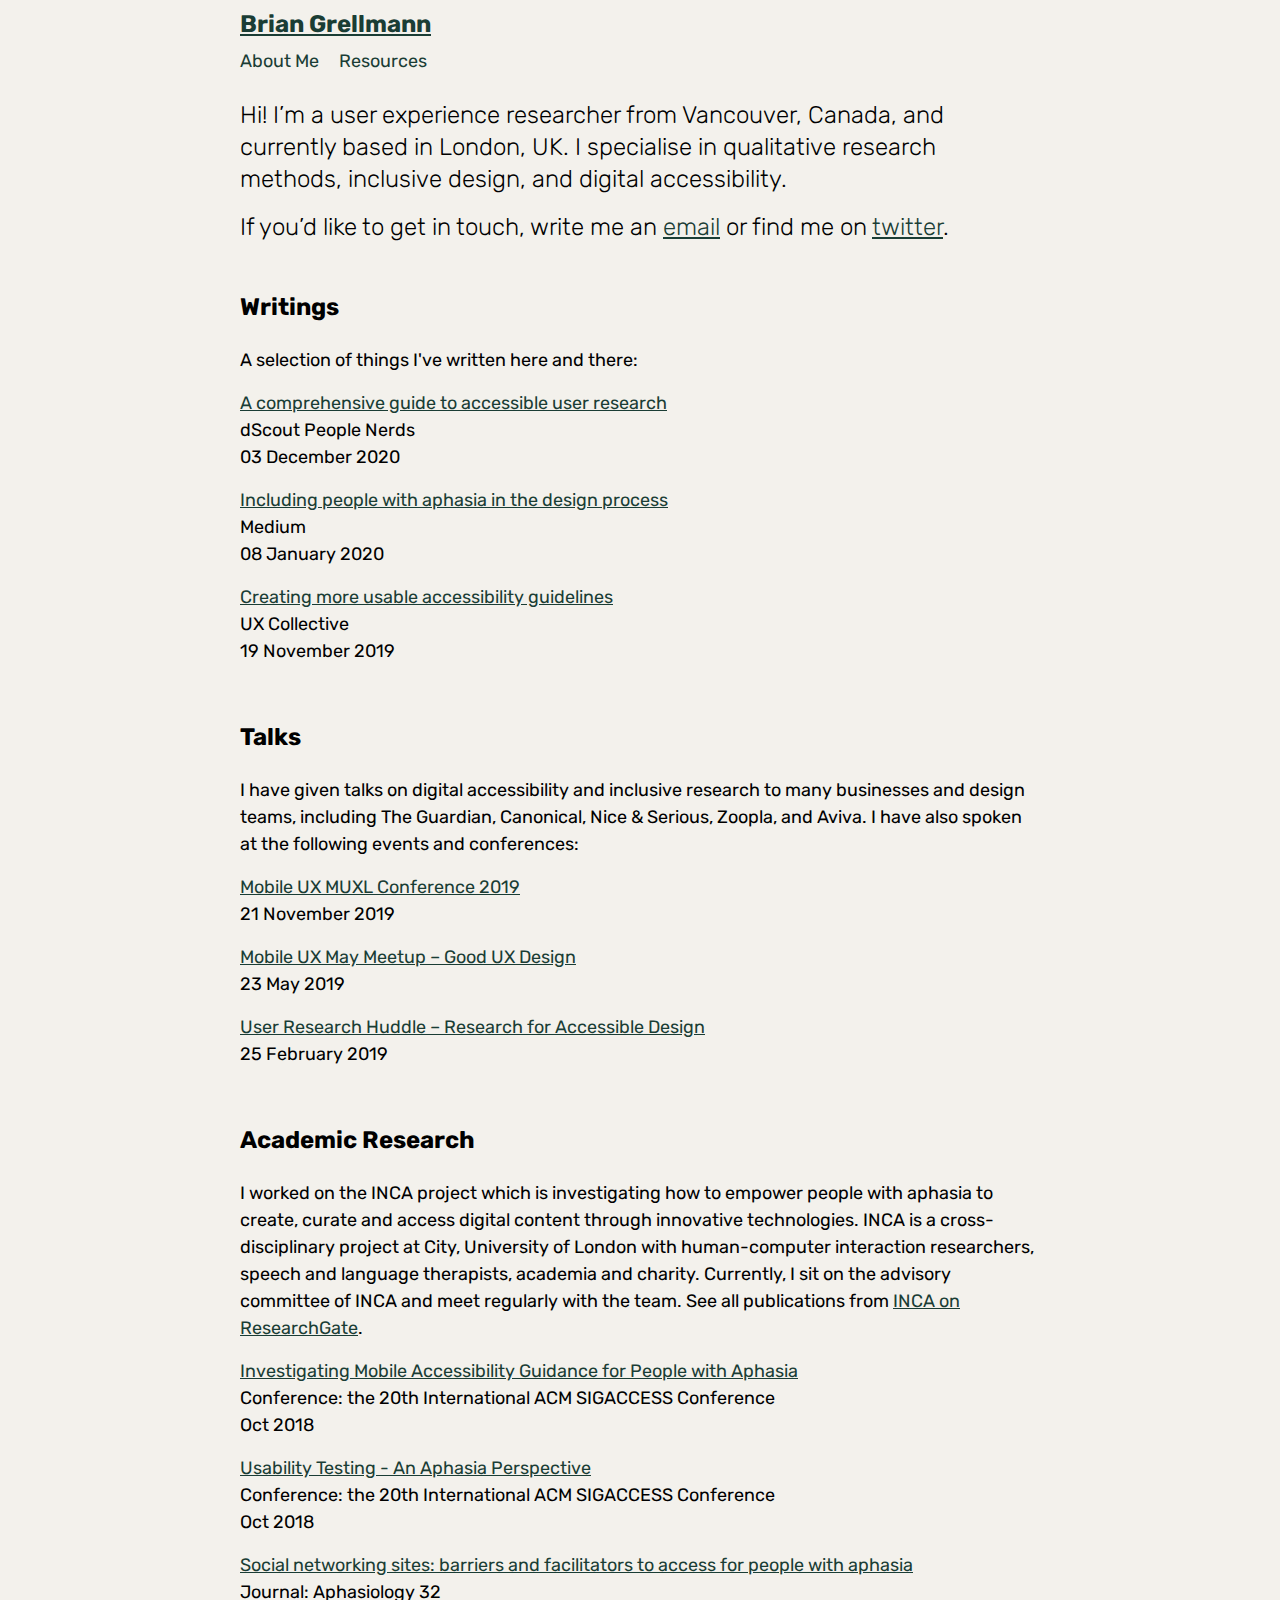
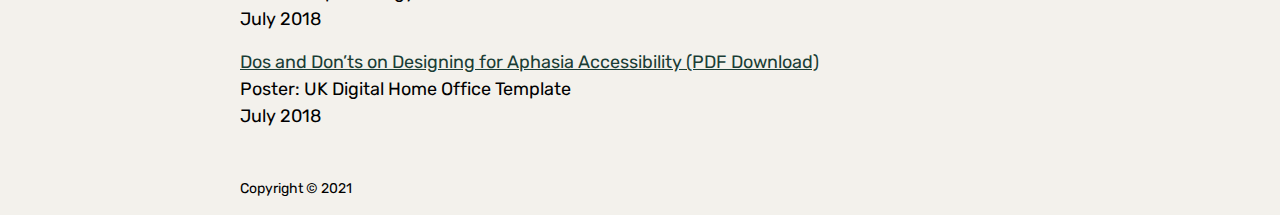
<file: index.html>
<!doctype html>
<html lang="en">
<head>
    <meta charset="utf-8">
    <meta name="viewport" content="width=device-width, initial-scale=1.0">
    <title>
        Design Research & Accessibility - Brian Grellmann
    </title>
    <meta name="Description" content="Design Research & Accessibility – Brian Grellmann">

    <link rel="icon" type="image/ico" href="/assets/favicon/favicon.ico" />
    <link rel="apple-touch-icon" href="/assets/favicon/apple-touch-icon.png" />
    <link rel="manifest" href="/assets/favicon/site.webmanifest" />

    <link rel="preconnect" href="https://fonts.gstatic.com">
    <link href="https://fonts.googleapis.com/css2?family=Rubik:ital,wght@0,300;0,400;1,300&display=swap" rel="stylesheet">

    <link rel="stylesheet" href="assets/style.css" />
</head>
<body>

    <a href="#main">
        Skip to content
    </a>

    <header>
        <h1 class="home">
            <a href="/">Brian Grellmann</a>
        </h1>
        <nav>
            <ul>
                <li>
                    <a href="/about-me.html">About Me</a>
                </li>
                <li>
                    <a href="/resources.html">Resources</a>
                </li>
            </ul>
        </nav>
    </header>

    <main id="main">

        <h2>
            Hi! I’m a user experience researcher from Vancouver, Canada, and
            currently based in London, UK. I specialise in qualitative
            research methods, inclusive design, and digital accessibility.
        </h2>
        <h2>
            If you’d like to get in touch, write me an <a href="mailto:hello@briangrellmann.com">email</a> or find me on <a href="https://www.twitter.com/briangrellmann">twitter</a>.
        </h2>

        <section class="block">
            <h2>Writings</h2>
            <p>A selection of things I've written here and there:</p>
            <ul class="links">
                <li>
                    <a href="https://dscout.com/people-nerds/accessible-user-research-1">A comprehensive guide to accessible user research</a>
                    <p>dScout People Nerds</p>
                    <time class="postlist-date" datetime="2020-12-03">03 December 2020</time>
                </li>
                <li>
                    <a href="https://medium.com/@briangrellmann/including-people-with-aphasia-in-the-design-process-536d31be3c67">Including people with aphasia in the design process</a>
                    <p>Medium</p>
                    <time class="postlist-date" datetime="2020-01-08">08 January 2020</time>
                </li>
                <li>
                    <a href="https://uxdesign.cc/creating-more-usable-accessibility-guidelines-b3c6c2ddd483">Creating more usable accessibility guidelines</a>
                    <p>UX Collective</p>
                    <time class="postlist-date" datetime="2019-11-19">19 November 2019</time>
                </li>
            </ul>
        </section>

        <section class="block">

            <h2>Talks</h2>
            <p>I have given talks on digital accessibility and inclusive research to many businesses and design teams, including The Guardian, Canonical, Nice & Serious, Zoopla, and Aviva. I have also spoken at the following events and conferences:</p>

            <ul class="links">
                <li>
                    <a href="https://mobileuxlondon.com/MUXL_UX_Conference_2019/" class="postlist-link">Mobile UX MUXL Conference 2019</a>
                    <time class="postlist-date" datetime="2019-11-21">21 November 2019</time>
                </li>
                <li>
                    <a href="https://www.meetup.com/MobileUXLondon/events/260953214/" class="postlist-link">Mobile UX May Meetup – Good UX Design</a>
                    <time class="postlist-date" datetime="2019-05-23">23 May 2019</time>
                </li>
                <li>
                    <a href="https://www.meetup.com/User-Research-Huddle/events/258588153/" class="postlist-link">User Research Huddle – Research for Accessible Design</a>
                    <time class="postlist-date" datetime="2019-02-25">25 February 2019</time>
                </li>
            </ul>
        </section>

        <section class="block">
            <h2>Academic Research</h2>
            <p>I worked on the INCA project which is investigating how to empower people with aphasia to create, curate and access digital content through innovative technologies. INCA is a cross-disciplinary project at City, University of London with human-computer interaction researchers, speech and language therapists, academia and charity. Currently, I sit on the advisory committee of INCA and meet regularly with the team. See all publications from <a href="https://www.researchgate.net/project/INCA-Inclusive-Digital-Content-for-People-with-Aphasia">INCA on ResearchGate</a>.
</p>
            <ul class="links">
                <li><a href="https://www.researchgate.net/publication/328181271_Investigating_Mobile_Accessibility_Guidance_for_People_with_Aphasia">Investigating Mobile Accessibility Guidance for People with Aphasia</a>
                <p>Conference: the 20th International ACM SIGACCESS Conference</p>
                <time class="postlist-date" datetime="2018-10-01">Oct 2018</time>
                </li>
		<li><a href="https://www.researchgate.net/publication/328187723_Usability_Testing_-_An_Aphasia_Perspective">Usability Testing - An Aphasia Perspective</a>
                <p>Conference: the 20th International ACM SIGACCESS Conference</p>
                <time class="postlist-date" datetime="2018-10-01">Oct 2018</time>
                </li>
		<li><a href="https://www.researchgate.net/publication/327024102_Social_networking_sites_barriers_and_facilitators_to_access_for_people_with_aphasia">Social networking sites: barriers and facilitators to access for people with aphasia</a>
                <p>Journal: Aphasiology 32</p>
                <time class="postlist-date" datetime="2018-07-01">July 2018</time>
                </li>
		<li><a href="https://www.researchgate.net/profile/Abi_Roper/project/INCA-Inclusive-Digital-Content-for-People-with-Aphasia/attachment/5bb1f94d3843b006753c08a0/AS:676872228724739@1538390323747/download/aphasia-dos+and+don%27ts+for+digital+design.pdf">Dos and Don’ts on Designing for Aphasia Accessibility (PDF Download)</a>
                <p>Poster: UK Digital Home Office Template</p>
                <time class="postlist-date" datetime="2018-07-01">July 2018</time>
                </li>
            </ul>
        </section>

    </main>

    <footer>
        <p>Copyright &copy; 2021</p>
    </footer>

</body>
</html>
</file>
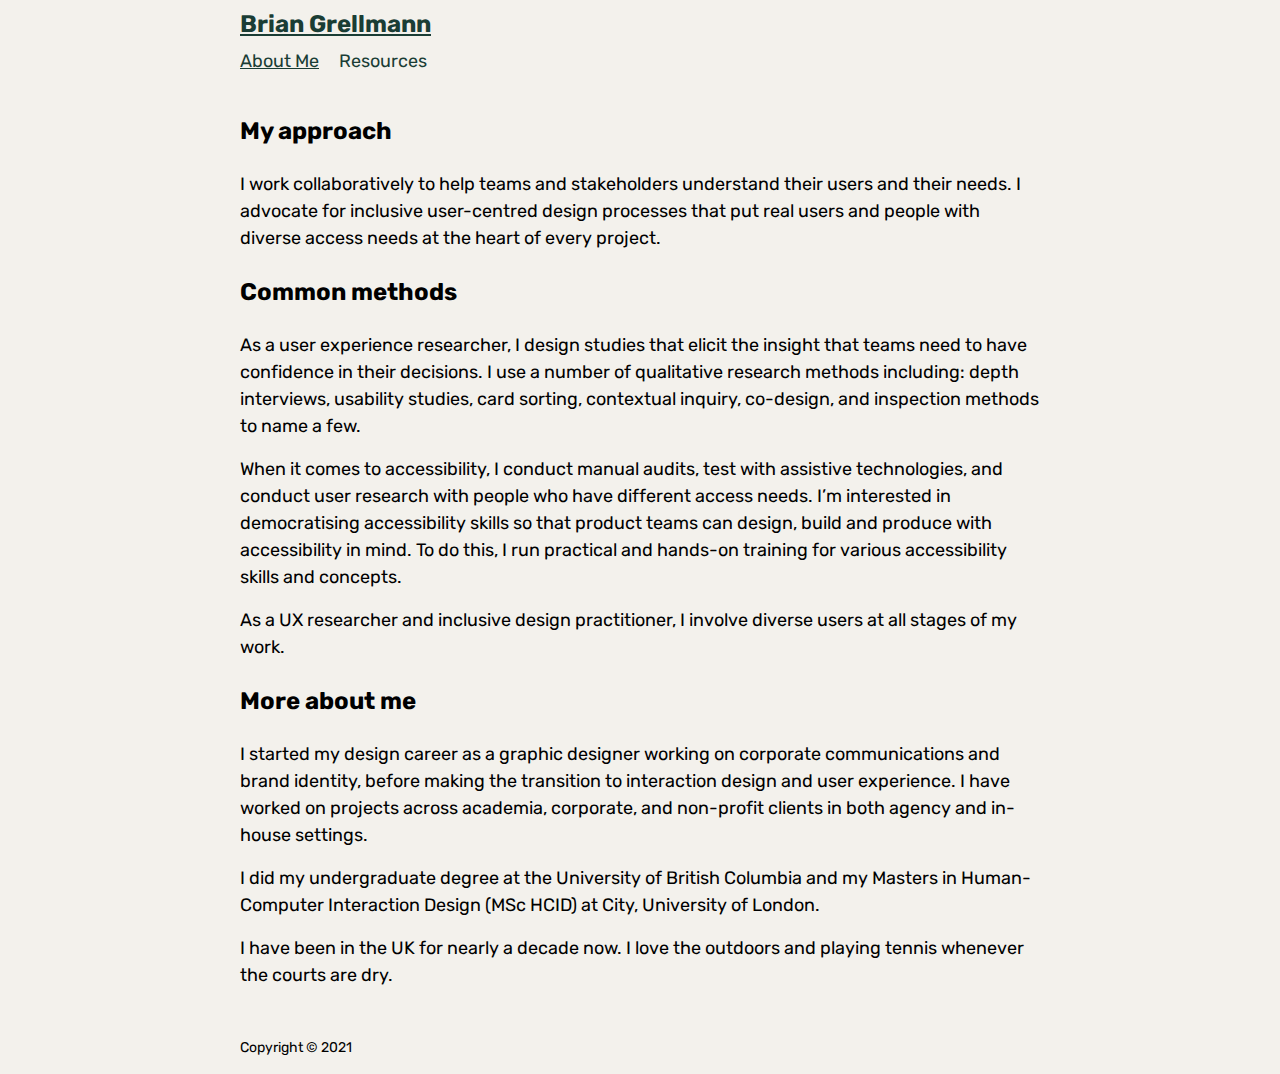
<file: about-me.html>
<!doctype html>
<html lang="en">
<head>
    <meta charset="utf-8">
    <meta name="viewport" content="width=device-width, initial-scale=1.0">
    <title>
        About me - Brian Grellmann
    </title>
    <meta name="Description" content="About me – Brian Grellmann">

    <link rel="icon" type="image/ico" href="/assets/favicon/favicon.ico" />
    <link rel="apple-touch-icon" href="/assets/favicon/apple-touch-icon.png" />
    <link rel="manifest" href="/assets/favicon/site.webmanifest" />

    <link rel="preconnect" href="https://fonts.gstatic.com">
    <link href="https://fonts.googleapis.com/css2?family=Rubik:ital,wght@0,300;0,400;1,300&display=swap" rel="stylesheet">

    <link rel="stylesheet" href="assets/style.css" />
</head>
<body>

    <a href="#main">
        Skip to content
    </a>

    <header>
        <h1>
            <span aria-label="About me">
                <a href="/"></span>Brian Grellmann</a>
            </span>
        </h1>
        <nav>
            <ul>
                <li>
                    <a class="highlighted" href="/about-me.html">About Me</a>
                </li>
                <li>
                    <a href="/resources.html">Resources</a>
                </li>
            </ul>
        </nav>
    </header>

    <main id="main">

        <section class="block">

            <h2>My approach</h2>
            <p>I work collaboratively to help teams and stakeholders understand their users and their needs. I advocate for inclusive user-centred design processes that put real users and people with diverse access needs at the heart of every project.</p>

            <h2>Common methods</h2>
            <p>As a user experience researcher, I design studies that elicit the insight that teams need to have confidence in their decisions. I use a number of qualitative research methods including: depth interviews, usability studies, card sorting, contextual inquiry, co-design, and inspection methods to name a few.</p>

            <p>When it comes to accessibility, I conduct manual audits, test with assistive technologies, and conduct user research with people who have different access needs. I’m interested in democratising accessibility skills so that product teams can design, build and produce with accessibility in mind. To do this, I run practical and hands-on training for various accessibility skills and concepts.</p>

            <p>As a UX researcher and inclusive design practitioner, I involve diverse users at all stages of my work.</p>

            <h2>More about me</h2>
            <p>I started my design career as a graphic designer working on corporate communications and brand identity, before making the transition to interaction design and user experience. I have worked on projects across academia, corporate, and non-profit clients in both agency and in-house settings.</p>

            <p>I did my undergraduate degree at the University of British Columbia and my Masters in Human-Computer Interaction Design (MSc HCID) at City, University of London.</p>

            <p>I have been in the UK for nearly a decade now. I love the outdoors and playing tennis whenever the courts are dry.</p>

        </section>

    </main>

    <footer>
        <p>Copyright &copy; 2021</p>
    </footer>

</body>
</html>
</file>
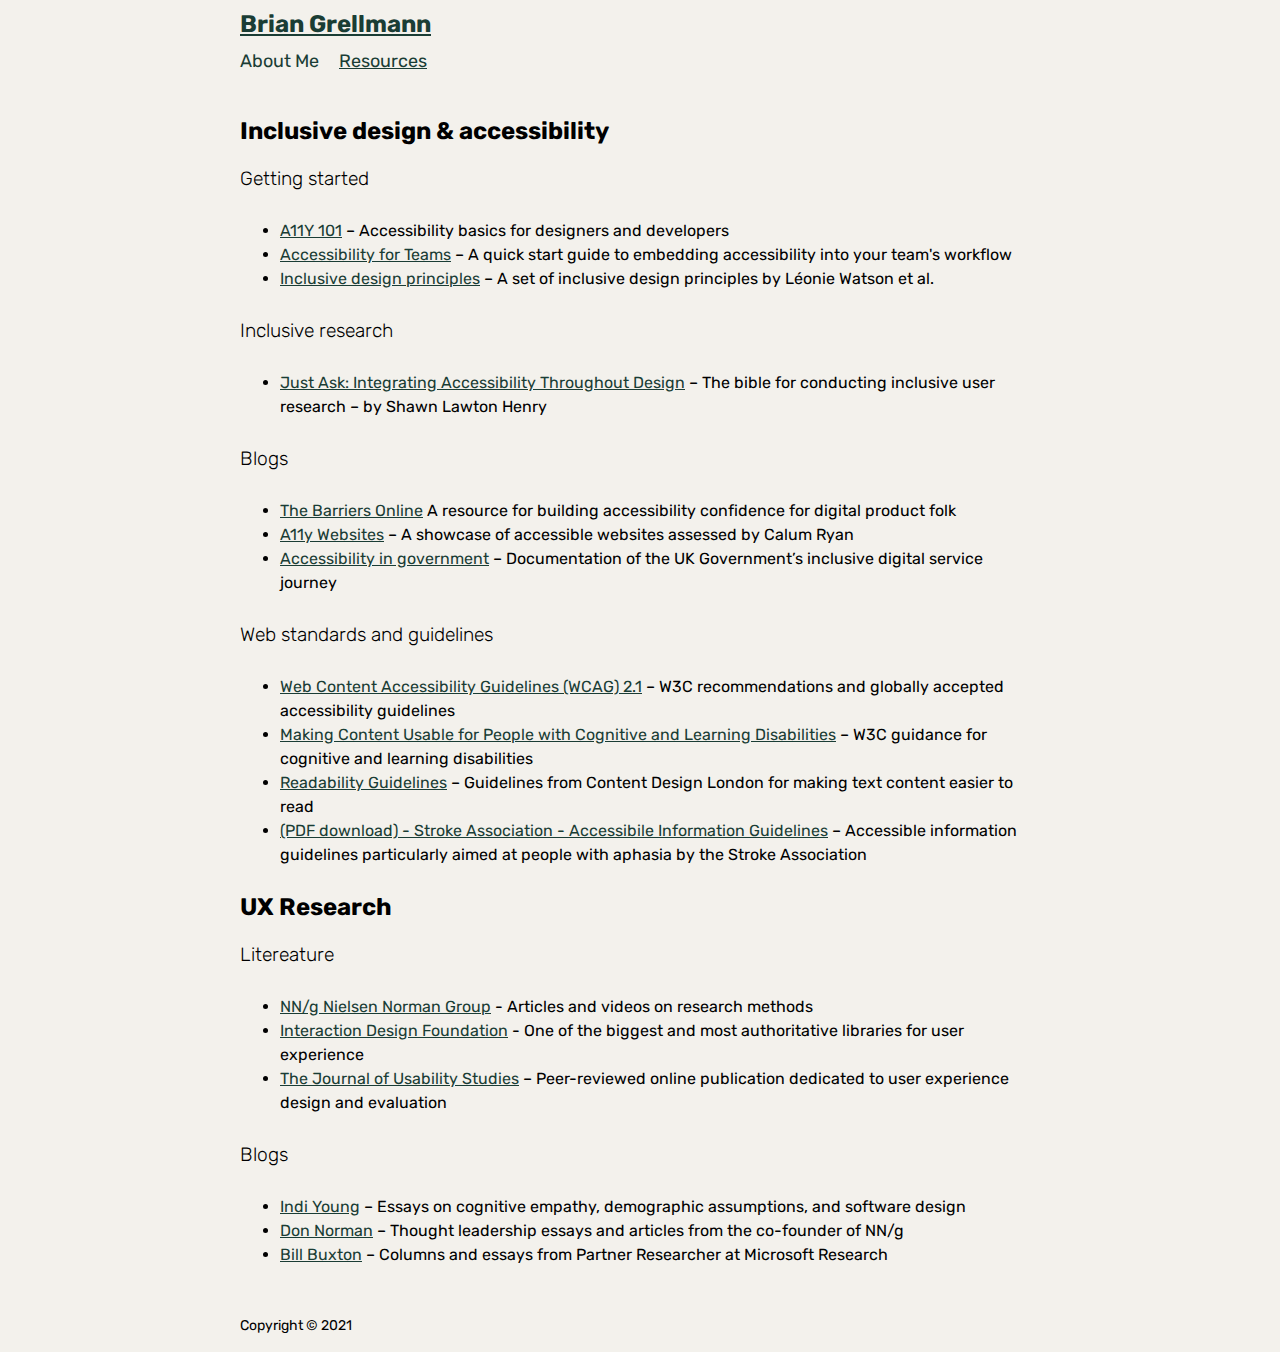
<file: resources.html>
<!doctype html>
<html lang="en">
<head>
    <meta charset="utf-8">
    <meta name="viewport" content="width=device-width, initial-scale=1.0">
    <title>
        Resources - Brian Grellmann
    </title>
    <meta name="Description" content="Resources – Brian Grellmann">

    <link rel="icon" type="image/ico" href="/assets/favicon/favicon.ico" />
    <link rel="apple-touch-icon" href="/assets/favicon/apple-touch-icon.png" />
    <link rel="manifest" href="/assets/favicon/site.webmanifest" />

    <link rel="preconnect" href="https://fonts.gstatic.com">
    <link href="https://fonts.googleapis.com/css2?family=Rubik:ital,wght@0,300;0,400;1,300&display=swap" rel="stylesheet">

    <link rel="stylesheet" href="assets/style.css" />
</head>
<body>

    <a href="#main">
        Skip to content
    </a>

    <header>
        <h1>
            <span aria-label="Resources and sites I reference often">
                <a href="/">Brian Grellmann</a>
            </span>
        </h1>
        <nav>
            <ul>
                <li>
                    <a href="/about-me.html">About Me</a>
                </li>
                <li>
                    <a class="highlighted" href="/resources.html">Resources</a>
                </li>
            </ul>
        </nav>
    </header>

    <main id="main">

        <section class="block">

            <h2>Inclusive design & accessibility</h2>

            <h3>Getting started</h3>

            <ul>
                <li>
                    <a href="https://a11y-101.com/">A11Y 101</a> – Accessibility basics for designers and developers
                </li>
                <li>
                    <a href="https://accessibility.digital.gov/">Accessibility for Teams</a> – A quick start guide to embedding accessibility into your team's workflow
                </li>
                <li>
                    <a href="https://inclusivedesignprinciples.org/">Inclusive design principles</a> – A set of inclusive design principles by Léonie Watson et al.
                </li>
            </ul>
            <h3>Inclusive research</h3>
                <ul>
                    <li><a href="http://www.uiaccess.com/accessucd/evaluate.html">Just Ask: Integrating Accessibility Throughout Design</a> – The bible for conducting inclusive user research – by Shawn Lawton Henry</a></li>
                </ul>

            <h3>Blogs</h3>
                <ul>
                    <li><a href="https://thebarriers.online/">The Barriers Online</a> A resource for building accessibility confidence for digital product folk</a></li>
                    <li><a href="https://www.a11ywebsites.com/">A11y Websites</a> – A showcase of accessible websites assessed by Calum Ryan</a></li>
                    <li><a href="https://accessibility.blog.gov.uk/">Accessibility in government</a> – Documentation of the UK Government’s inclusive digital service journey</a></li>
                </ul>

            <h3>Web standards and guidelines</h3>
            <ul>
                <li><a href="https://www.w3.org/TR/WCAG21/">Web Content Accessibility Guidelines (WCAG) 2.1</a> – W3C recommendations and globally accepted accessibility guidelines</li>
                <li><a href="https://www.w3.org/TR/coga-usable/">Making Content Usable for People with Cognitive and Learning Disabilities</a> – W3C guidance for cognitive and learning disabilities</li>
                <li><a href="https://readabilityguidelines.co.uk/">Readability Guidelines</a> – Guidelines from Content Design London for making text content easier to read</li>
                <li><a href="https://www.stroke.org.uk/sites/default/files/accessible_information_guidelines.pdf1_.pdf">(PDF download) - Stroke Association - Accessibile Information Guidelines</a> – Accessible information guidelines particularly aimed at people with aphasia by the Stroke Association</li>
            </ul>

            <h2>UX Research</h2>
            <h3>Litereature</h3>
            <ul>
                <li><a href="https://www.nngroup.com/topic/research-methods/">NN/g Nielsen Norman Group</a> - Articles and videos on research methods </a></li>
                <li><a href="https://www.interaction-design.org/literature">Interaction Design Foundation</a> - One of the biggest and most authoritative libraries for user experience </li>
                <li><a href="https://uxpajournal.org/">The Journal of Usability Studies</a> – Peer-reviewed online publication dedicated to user experience design and evaluation </li>
            </ul>

            <h3>Blogs</h3>
            <ul>

                <li><a href="https://indiyoung.com/essays-talks/">Indi Young</a> – Essays on cognitive empathy, demographic assumptions, and software design</li>
  <li><a href="https://jnd.org/">Don Norman</a> – Thought leadership essays and articles from the co-founder of NN/g </li>
  <li><a href="https://www.billbuxton.com/">Bill Buxton</a> – Columns and essays from Partner Researcher at Microsoft Research </li>
            </ul>

        </section>
    </main>

    <footer>
        <p>Copyright &copy; 2021</p>
    </footer>

</body>
</html>
</file>
<file: assets/style.css>
/*
 * Brian Grellman
 *
 * Table of content
 *
 *
 * 1) Modern CSS Reset rules - Andy Bell - https://hankchizljaw.com/wrote/a-modern-css-reset/
 * 2) Root - set the colours
 * 3)
 *
 */

/* 1) Modern CSS Reset rules */

/* Box sizing rules */
*,
*::before,
*::after {
  box-sizing: border-box;
}

/* Remove default margin */
body,
h1,
h2,
h3,
h4,
p,
figure,
blockquote,
dl,
dd {
  margin: 0;
}

/* Remove list styles on ul, ol elements with a list role, which suggests default styling will be removed */
ul[role="list"],
ol[role="list"] {
  list-style: none;
}

/* Set core root defaults */
html {
  scroll-behavior: smooth;
}

/* Set core body defaults */
body {
  min-height: 100vh;
  text-rendering: optimizeSpeed;
  line-height: 1.5;
}

/* A elements that don't have a class get default styles */
a:not([class]) {
  text-decoration-skip-ink: auto;
}

/* Make images easier to work with */
img,
picture {
  max-width: 100%;
  display: block;
}

/* Inherit fonts for inputs and buttons */
input,
button,
textarea,
select {
  font: inherit;
}

/* Remove all animations and transitions for people that prefer not to see them */
@media (prefers-reduced-motion: reduce) {
  *,
  *::before,
  *::after {
    animation-duration: 0.01ms !important;
    animation-iteration-count: 1 !important;
    transition-duration: 0.01ms !important;
    scroll-behavior: auto !important;
  }
}

/* 2) Root - set the colours */

:root {
 --color-background: hsla(43, 23%, 94%, 1);
 --color-text: hsla(0, 0, 0, 1);
 --color-link: hsla(166, 40%, 17%, 1);
 --font-Rubik:'Rubik', sans-serif;
}

body {
    background-color: var(--color-background);
    color: var(--color-text);
    font-family: var(--font-Rubik);
    margin: 0 auto;
}

a:link,
a:visited,
a:hover,
a:active {
    color: var(--color-link);
}

a:hover,
h2 a:link {
    text-decoration: underline;
}

[href="#main"] {
    border: 2px dotted var(--color-text);
    position: absolute;
top: -2em;
right: 0.7rem;
}

@media (max-width:26.563rem) {
 body {
  max-width:30ch
 }
}

@media (min-width:26.564rem) and (max-width:47.9rem) {
 body {
  max-width:45ch
 }
}

@media (min-width:48rem) {
 body {
  max-width:80ch
 }
}

h1,
h2,
h3,
h4,
h5 {
 display: block;
 font-weight: 200;
 line-height: 2rem;
 padding: 0.5rem 0;
}

h1 {
    font-size: 1.5rem;
    font-weight: bold;
}

h2 {
 font-size: 1.5rem;
}

h3 {
 font-size: 1.2rem
}

h4 {
 font-size: 1.2rem
}

h5 {
 font-size:1rem
}

nav {
    font-size: 1.125rem;
}

nav ul {
    padding: 0;
    margin-top: 0;
    margin-bottom: 1rem;
}

nav ul li {
    display: inline-block;
    margin: 0 1rem 0 0;
}

nav ul li a {
    text-decoration: none;
}

nav ul li a.highlighted {
    text-decoration: underline;
}

ul.links {
    font-size: 1.125rem;
    margin: 0;
    padding: 0;
    list-style: none;
}

ul.links li {
    margin-bottom: 1rem;
}

ul.links li p {
    margin: 0;
}

.block {
    margin: 2rem 0 3rem;
}

.block h2 {
    font-weight: bold;
}

.block time {
    display: block;
}

p {
    font-size: 1.125rem;
    font-weight: normal;
    margin: 1rem 0
}

blockquote {
 border-left:5px solid;
 padding:0 0 0 1rem
}

footer p {
    font-size: 0.875rem;
}
</file>
